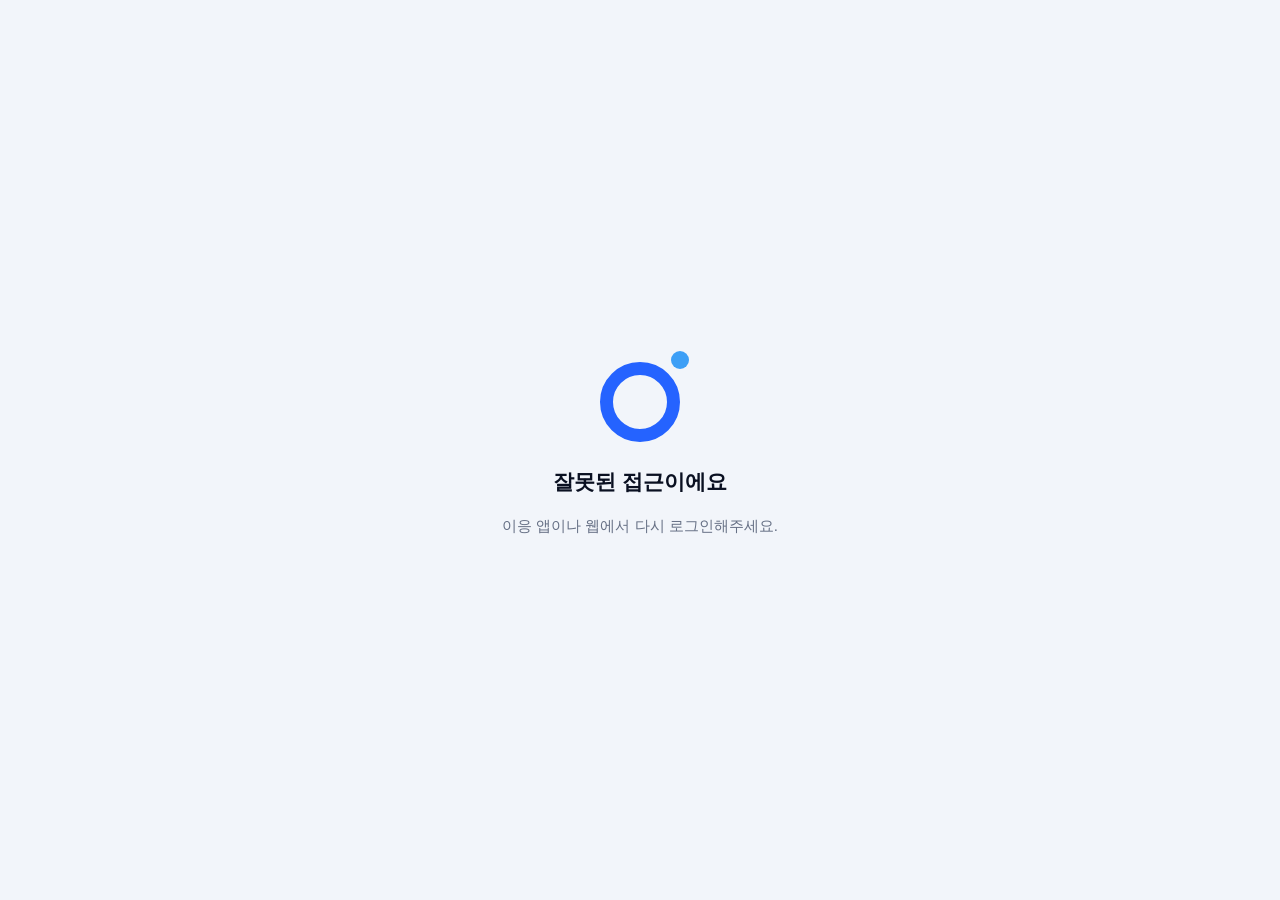
<file: kakao.html>
<!doctype html>
<html lang="ko">
<head>
<meta charset="utf-8">
<meta name="viewport" content="width=device-width, initial-scale=1">
<meta name="robots" content="noindex">
<title>이응 · 카카오 로그인</title>
<style>
  html,body{height:100%;margin:0;background:#F2F5FA;color:#0A1021;font-family:-apple-system,"Apple SD Gothic Neo","Malgun Gothic",sans-serif}
  main{min-height:100%;display:flex;flex-direction:column;align-items:center;justify-content:center;gap:18px;padding:32px;text-align:center;box-sizing:border-box}
  .ring{width:54px;height:54px;border-radius:50%;border:13px solid #2563FF;position:relative}
  .ring::after{content:"";position:absolute;right:-22px;top:-24px;width:18px;height:18px;border-radius:50%;background:#3D9FF6}
  h1{font-size:21px;margin:8px 0 0;font-weight:800}
  p{font-size:15px;color:#667085;margin:0;line-height:1.6}
  a{display:none;margin-top:10px;background:#2563FF;color:#fff;text-decoration:none;font-weight:800;font-size:17px;padding:17px 30px;border-radius:16px}
</style>
</head>
<body>
<main>
  <div class="ring" aria-hidden="true"></div>
  <h1 id="t">로그인 정보를 확인하고 있어요</h1>
  <p id="d">잠시만 기다려주세요.</p>
  <a id="go" href="#">이응 앱으로 돌아가기</a>
</main>
<script>
(function () {
  var p = new URLSearchParams(location.search);
  var code = p.get('code') || '', state = p.get('state') || '', err = p.get('error') || '';
  function q(prefix) {
    var o = [];
    if (code) o.push(prefix + 'code=' + encodeURIComponent(code));
    if (state) o.push(prefix + 'state=' + encodeURIComponent(state));
    if (err) o.push(prefix + 'error=' + encodeURIComponent(err));
    return o.join('&');
  }
  if (!code && !err) {
    document.getElementById('t').textContent = '잘못된 접근이에요';
    document.getElementById('d').textContent = '이응 앱이나 웹에서 다시 로그인해주세요.';
    return;
  }
  if (state.indexOf('app.') === 0) {
    // 앱에서 시작한 로그인 → 앱으로 되돌려 보냄
    var url = 'eeungv2://kakao?' + q('');
    var btn = document.getElementById('go');
    btn.href = url; btn.style.display = 'inline-block';
    document.getElementById('t').textContent = '로그인이 확인됐어요';
    document.getElementById('d').textContent = '앱으로 자동으로 돌아가지 않으면 아래 버튼을 눌러주세요.';
    location.href = url;
  } else {
    // 웹에서 시작한 로그인 → 같은 사이트의 첫 화면으로
    location.replace('./?' + q('kakao_'));
  }
})();
</script>
</body>
</html>
</file>
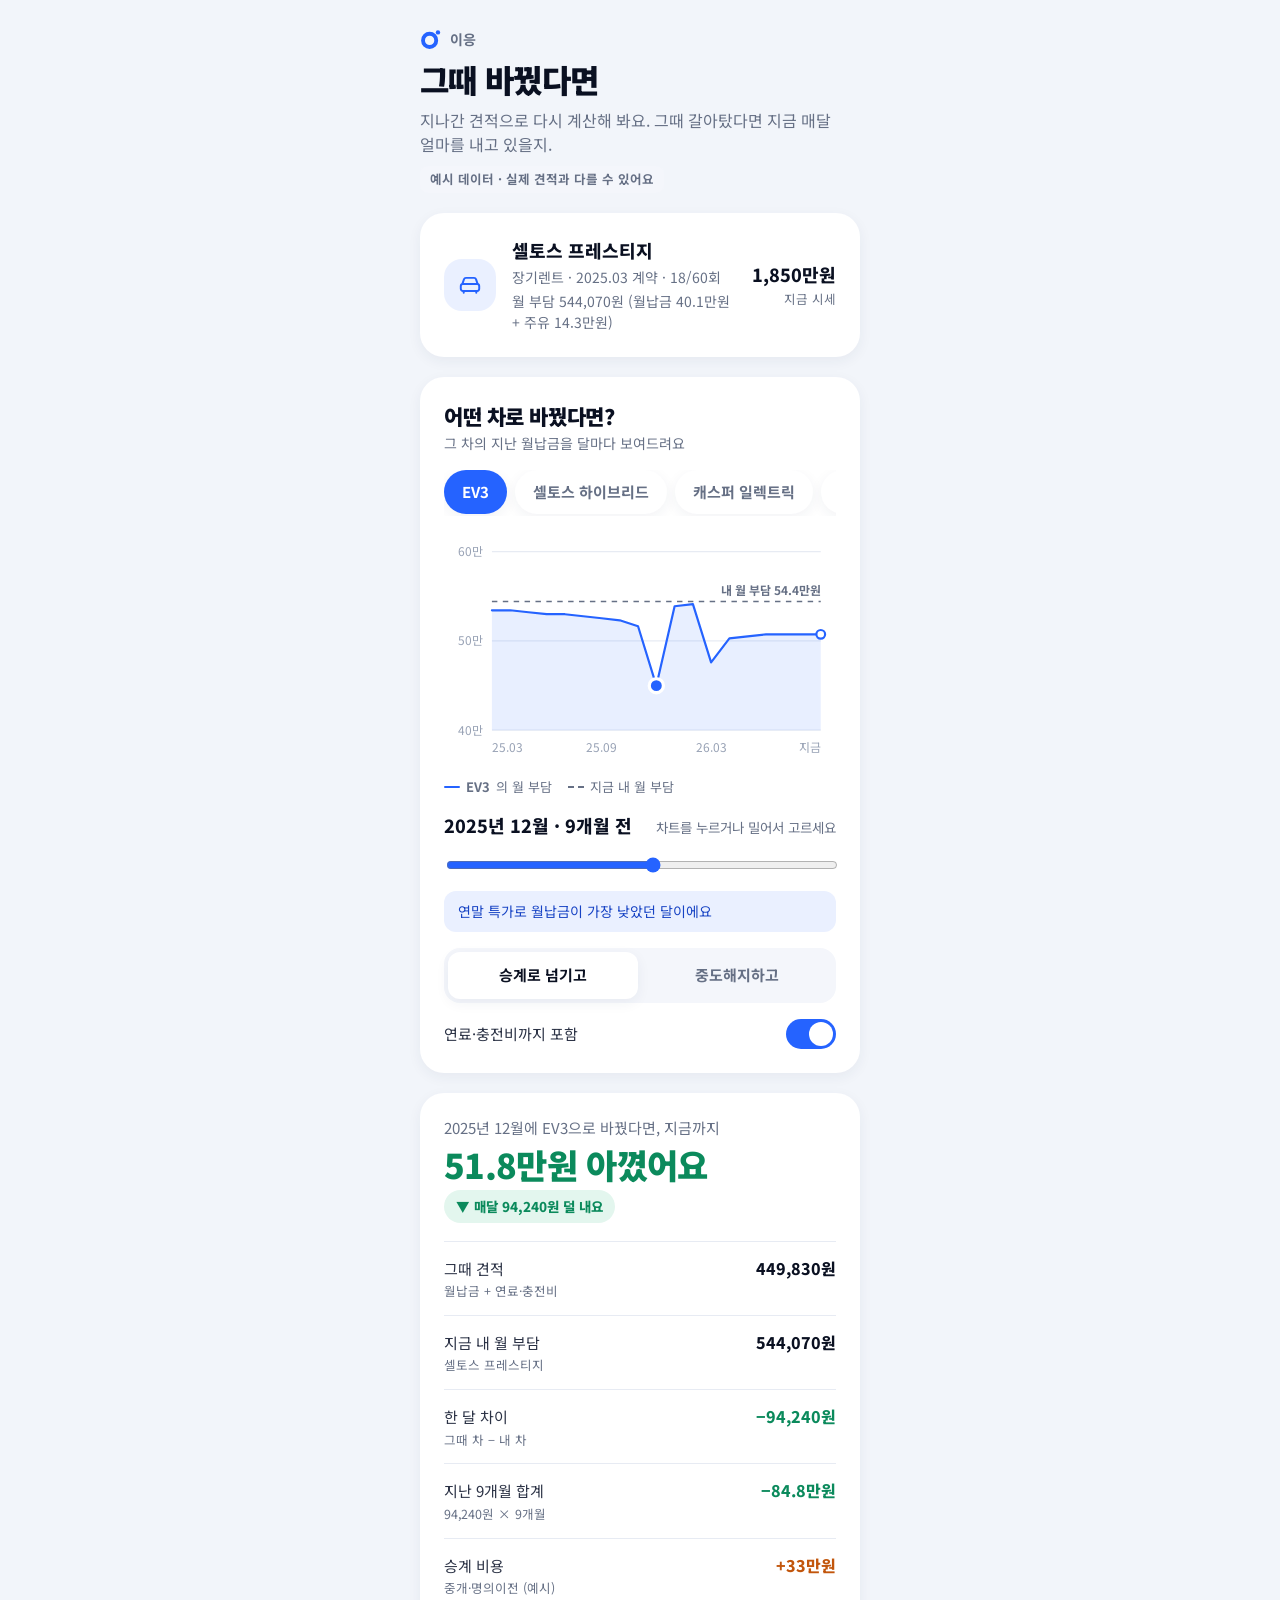
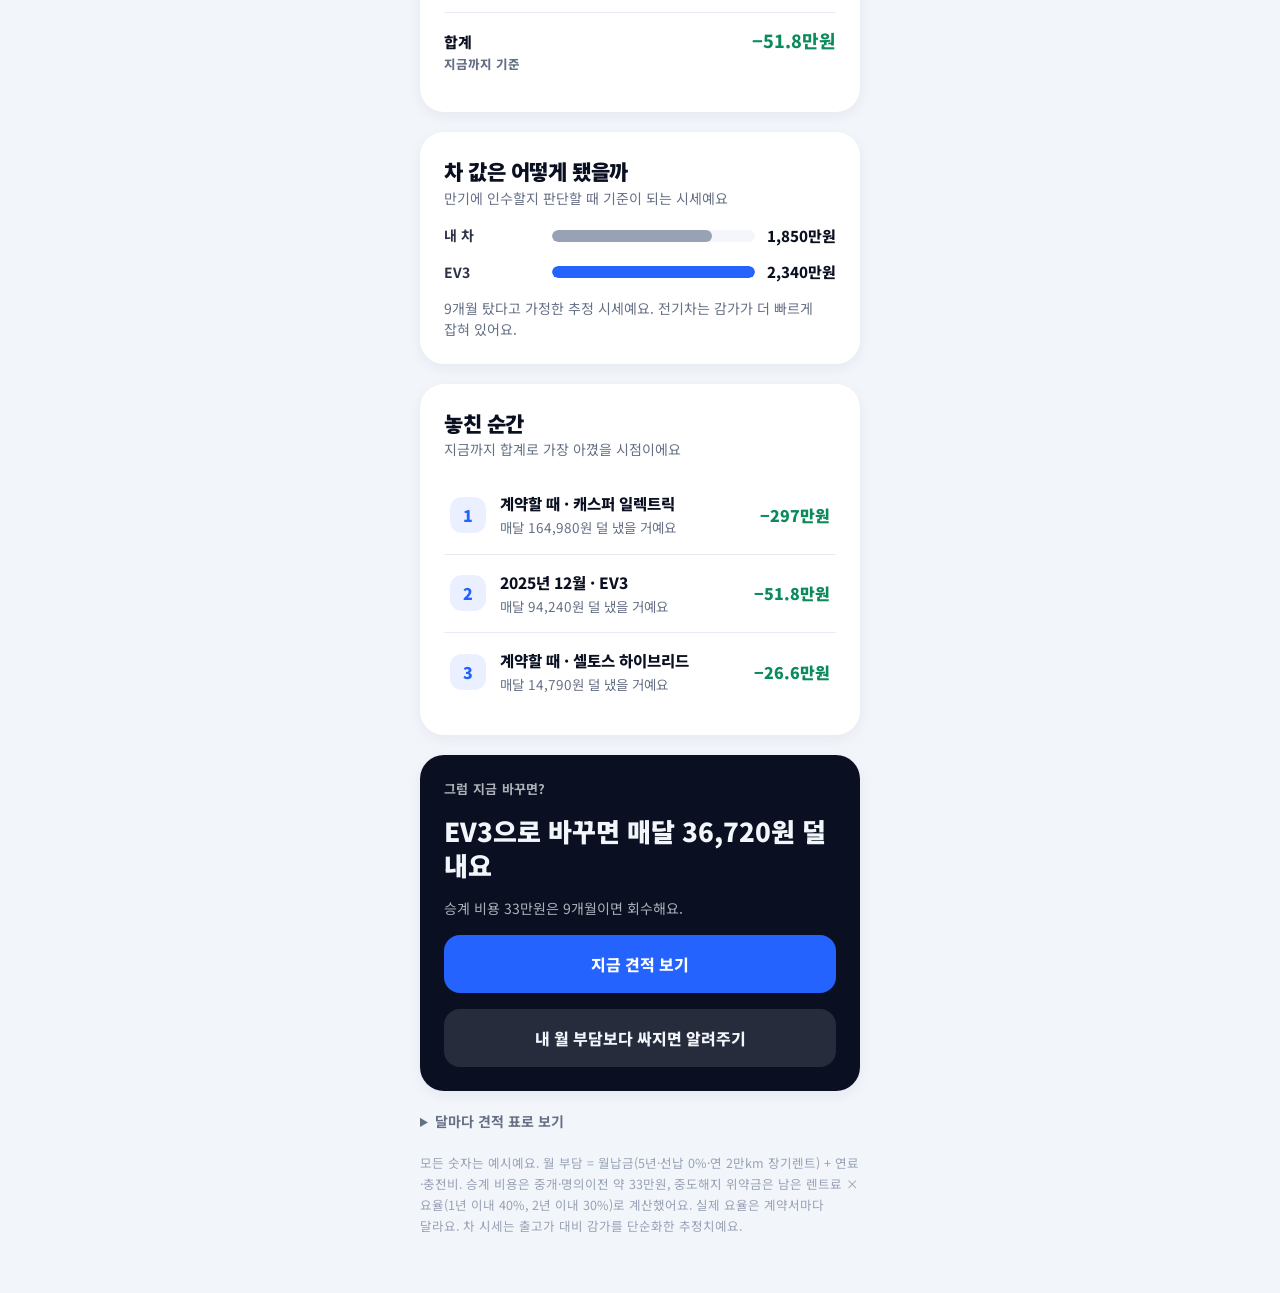
<file: then.html>
<!doctype html>
<html lang="ko">
<head>
<meta charset="utf-8">
<meta name="viewport" content="width=device-width, initial-scale=1, viewport-fit=cover">
<meta name="robots" content="noindex">
<meta name="theme-color" content="#2563FF">
<meta property="og:title" content="그때 바꿨다면 · 이응">
<meta property="og:description" content="지나간 장기렌트 견적으로 그때 갈아탔다면 지금 매달 얼마를 내고 있을지 계산해 봐요 (예시 데이터)">
<link rel="icon" type="image/png" href="favicon.png">
<title>그때 바꿨다면</title>
<link rel="preconnect" href="https://fonts.googleapis.com">
<link rel="preconnect" href="https://fonts.gstatic.com" crossorigin>
<link rel="stylesheet" href="https://fonts.googleapis.com/css2?family=Noto+Sans+KR:wght@400;500;700;900&display=swap">
<style>
/* 이응 앱과 같은 한 줄 세로 화면(폰 폭). 위에서부터: 내 차 → 그때 고르기 → 결과 → 놓친 순간 → 지금 바꾸면 */
:root {
  --page: #F2F5FA; --surface: #FFFFFF; --sunken: #F4F6FB; --line: #E7EBF3;
  --ink: #0A1021; --ink2: #2B3245; --muted: #667085; --faint: #98A2B5;
  --primary: #2563FF; --primary-soft: #EAF0FF; --primary-deep: #1743C4;
  --series: #2563FF; --series-fill: rgba(37, 99, 255, 0.10);
  --good: #0B8A5C; --good-soft: #E3F6EE;
  --warn: #C2560C; --warn-soft: #FFF1E2;
  --shadow: 0 4px 14px rgba(27, 43, 85, 0.06);
  --font: "Noto Sans KR", "Apple SD Gothic Neo", "Malgun Gothic", system-ui, sans-serif;
  --r-lg: 24px; --r-md: 16px;
}
@media (prefers-color-scheme: dark) {
  :root:not([data-theme="light"]) {
    --page: #0B1020; --surface: #141B2D; --sunken: #1A2338; --line: #26304A;
    --ink: #EEF2FA; --ink2: #CDD5E5; --muted: #98A3BB; --faint: #6F7A93;
    --primary: #5C8BFF; --primary-soft: #1C2A4D; --primary-deep: #A9C1FF;
    --series: #5C8BFF; --series-fill: rgba(92, 139, 255, 0.14);
    --good: #3CCB8E; --good-soft: #12332A;
    --warn: #FF9A52; --warn-soft: #3A2615;
    --shadow: 0 4px 14px rgba(0, 0, 0, 0.3);
    color-scheme: dark;
  }
}
:root[data-theme="dark"] {
  --page: #0B1020; --surface: #141B2D; --sunken: #1A2338; --line: #26304A;
  --ink: #EEF2FA; --ink2: #CDD5E5; --muted: #98A3BB; --faint: #6F7A93;
  --primary: #5C8BFF; --primary-soft: #1C2A4D; --primary-deep: #A9C1FF;
  --series: #5C8BFF; --series-fill: rgba(92, 139, 255, 0.14);
  --good: #3CCB8E; --good-soft: #12332A;
  --warn: #FF9A52; --warn-soft: #3A2615;
  --shadow: 0 4px 14px rgba(0, 0, 0, 0.3);
  color-scheme: dark;
}
* { box-sizing: border-box; }
body { background: var(--page); color: var(--ink); font-family: var(--font); font-size: 16px; line-height: 1.5; margin: 0; word-break: keep-all; -webkit-font-smoothing: antialiased; }
.app { max-width: 480px; margin: 0 auto; padding-inline: 20px; padding-block: 28px 56px; display: flex; flex-direction: column; gap: 20px; }
h1, h2, h3, p { margin: 0; }
h1, h2 { text-wrap: balance; letter-spacing: -0.02em; }
.num { font-variant-numeric: tabular-nums; }
button { font: inherit; color: inherit; }
button:focus-visible, input:focus-visible { outline: 3px solid var(--primary); outline-offset: 2px; }

.head { display: flex; flex-direction: column; gap: 10px; }
.brand { display: flex; align-items: center; gap: 8px; font-size: 14px; font-weight: 700; color: var(--muted); }
.brand svg { width: 22px; height: 22px; }
h1 { font-size: 32px; font-weight: 900; line-height: 1.2; }
.lede { font-size: 16px; color: var(--muted); }
.tag { align-self: flex-start; font-size: 12.5px; font-weight: 700; color: var(--muted); background: var(--sunken); border-radius: 8px; padding: 4px 10px; }

.card { background: var(--surface); border-radius: var(--r-lg); padding: 24px; box-shadow: var(--shadow); display: flex; flex-direction: column; gap: 16px; }
.eyebrow { font-size: 13px; font-weight: 700; color: var(--muted); letter-spacing: 0.02em; }
.section-title { font-size: 21px; font-weight: 900; }
.sub { font-size: 14px; color: var(--muted); }

.mine { flex-direction: row; align-items: center; gap: 16px; }
.mine-ic { width: 52px; height: 52px; border-radius: 18px; background: var(--primary-soft); color: var(--primary); display: grid; place-items: center; flex: none; }
.mine-main { flex: 1; min-width: 0; display: flex; flex-direction: column; gap: 3px; }
.mine-name { font-size: 18px; font-weight: 800; }
.mine-meta { font-size: 14px; color: var(--muted); }
.mine-val { text-align: right; display: flex; flex-direction: column; gap: 2px; }
.mine-val b { font-size: 18px; font-weight: 800; }
.mine-val span { font-size: 12.5px; color: var(--muted); }

.chips { display: flex; gap: 8px; overflow-x: auto; padding-bottom: 2px; scrollbar-width: none; }
.chips::-webkit-scrollbar { display: none; }
.chip { flex: none; border: 0; background: var(--surface); color: var(--muted); font-size: 15px; font-weight: 700; padding: 11px 18px; border-radius: 999px; cursor: pointer; box-shadow: var(--shadow); }
.chip[aria-pressed="true"] { background: var(--primary); color: #fff; }

.chart-wrap { position: relative; }
.chart { width: 100%; height: auto; display: block; touch-action: pan-y; cursor: crosshair; }
.chart .grid { stroke: var(--line); stroke-width: 1; }
.chart .axis { fill: var(--faint); font-size: 11px; font-family: var(--font); }
.chart .ref { stroke: var(--muted); stroke-width: 1.5; stroke-dasharray: 5 5; }
.chart .ref-label { fill: var(--muted); font-size: 11px; font-weight: 700; font-family: var(--font); }
.chart .line { fill: none; stroke: var(--series); stroke-width: 2; stroke-linejoin: round; stroke-linecap: round; }
.chart .area { fill: var(--series-fill); }
.chart .sel { fill: var(--series); stroke: var(--surface); stroke-width: 3; }
.chart .now { fill: var(--surface); stroke: var(--series); stroke-width: 2; }
.chart .cross { stroke: var(--faint); stroke-width: 1; }
.tip { position: absolute; pointer-events: none; background: var(--ink); color: var(--page); font-size: 13px; line-height: 1.45; padding: 8px 12px; border-radius: 10px; white-space: nowrap; transform: translate(-50%, -100%); }
.legend { display: flex; flex-wrap: wrap; gap: 16px; font-size: 13px; color: var(--muted); }
.legend span { display: inline-flex; align-items: center; gap: 6px; }
.sw-line { width: 16px; height: 2px; background: var(--series); border-radius: 2px; }
.sw-ref { width: 16px; border-top: 2px dashed var(--muted); }

.when { display: flex; flex-direction: column; gap: 10px; }
.when-row { display: flex; justify-content: space-between; align-items: baseline; gap: 12px; }
.when-label { font-size: 18px; font-weight: 800; }
.when-hint { font-size: 13.5px; color: var(--muted); }
input[type="range"] { width: 100%; accent-color: var(--primary); height: 28px; }
.event { font-size: 14px; color: var(--primary-deep); background: var(--primary-soft); border-radius: 12px; padding: 10px 14px; }

.seg { display: flex; background: var(--sunken); border-radius: var(--r-md); padding: 4px; gap: 4px; }
.seg button { flex: 1; border: 0; background: transparent; border-radius: 12px; padding: 12px 8px; font-size: 15px; font-weight: 700; color: var(--muted); cursor: pointer; }
.seg button[aria-pressed="true"] { background: var(--surface); color: var(--ink); box-shadow: var(--shadow); }
.toggle-row { display: flex; align-items: center; justify-content: space-between; gap: 12px; font-size: 15px; color: var(--ink2); }
.switch { position: relative; width: 50px; height: 30px; border: 0; border-radius: 999px; background: var(--line); cursor: pointer; flex: none; }
.switch::after { content: ""; position: absolute; top: 3px; left: 3px; width: 24px; height: 24px; border-radius: 50%; background: #fff; transition: transform .18s; }
.switch[aria-checked="true"] { background: var(--primary); }
.switch[aria-checked="true"]::after { transform: translateX(20px); }

.result { gap: 18px; }
.verdict { display: flex; flex-direction: column; gap: 6px; }
.verdict-q { font-size: 15px; color: var(--muted); }
.verdict-big { font-size: 34px; font-weight: 900; line-height: 1.15; letter-spacing: -0.02em; }
.verdict-big.good { color: var(--good); }
.verdict-big.warn { color: var(--warn); }
.pill { align-self: flex-start; display: inline-flex; align-items: center; gap: 6px; font-size: 13.5px; font-weight: 800; border-radius: 999px; padding: 6px 12px; }
.pill.good { background: var(--good-soft); color: var(--good); }
.pill.warn { background: var(--warn-soft); color: var(--warn); }
.rows { display: flex; flex-direction: column; border-top: 1px solid var(--line); }
.r { display: flex; justify-content: space-between; align-items: baseline; gap: 12px; padding-block: 14px; border-bottom: 1px solid var(--line); }
.r:last-child { border-bottom: 0; }
.r-k { font-size: 15px; color: var(--ink2); }
.r-k small { display: block; font-size: 12.5px; color: var(--muted); margin-top: 2px; }
.r-v { font-size: 16px; font-weight: 800; text-align: right; flex: none; }
.r.total .r-k { font-weight: 800; color: var(--ink); }
.r.total .r-v { font-size: 18px; }

.vals { display: flex; flex-direction: column; gap: 14px; }
.val-row { display: grid; grid-template-columns: 96px 1fr auto; align-items: center; gap: 12px; }
.val-name { font-size: 14px; color: var(--ink2); font-weight: 700; }
.bar { height: 12px; background: var(--sunken); border-radius: 6px; overflow: hidden; }
.bar i { display: block; height: 100%; border-radius: 6px; }
.val-num { font-size: 15px; font-weight: 800; }

.miss { display: flex; flex-direction: column; }
.miss button { display: flex; align-items: center; gap: 14px; width: 100%; text-align: left; border: 0; background: transparent; padding-block: 16px; border-bottom: 1px solid var(--line); cursor: pointer; }
.miss button:last-child { border-bottom: 0; }
.miss-rank { width: 36px; height: 36px; border-radius: 12px; background: var(--primary-soft); color: var(--primary); font-weight: 900; display: grid; place-items: center; flex: none; }
.miss-main { flex: 1; min-width: 0; display: flex; flex-direction: column; gap: 2px; }
.miss-t { font-size: 15.5px; font-weight: 800; }
.miss-s { font-size: 13.5px; color: var(--muted); }
.miss-v { font-size: 16px; font-weight: 900; color: var(--good); flex: none; }

.now-card { background: var(--ink); color: var(--page); }
.now-card .eyebrow, .now-card .sub { color: color-mix(in srgb, var(--page) 70%, transparent); }
.now-big { font-size: 26px; font-weight: 900; line-height: 1.3; }
.btn { border: 0; border-radius: var(--r-md); height: 58px; font-size: 16px; font-weight: 800; cursor: pointer; width: 100%; }
.btn.primary { background: var(--primary); color: #fff; }
.btn.ghost { background: color-mix(in srgb, var(--page) 12%, transparent); color: var(--page); }
.btn[aria-pressed="true"] { background: var(--good); color: #fff; }

details.table { font-size: 14px; color: var(--muted); }
details.table summary { cursor: pointer; font-weight: 700; }
.tbl-wrap { overflow-x: auto; margin-top: 10px; }
table { border-collapse: collapse; width: 100%; font-size: 13.5px; }
th, td { text-align: right; padding: 7px 8px; border-bottom: 1px solid var(--line); font-variant-numeric: tabular-nums; white-space: nowrap; }
th:first-child, td:first-child { text-align: left; }
th { color: var(--muted); font-weight: 700; }
td { color: var(--ink2); }

.foot { font-size: 12.5px; color: var(--faint); line-height: 1.7; }
@media (prefers-reduced-motion: reduce) { .switch::after { transition: none; } }
</style>
</head>
<body>

<main class="app">
  <header class="head">
    <div class="brand">
      <svg viewBox="0 0 24 24" aria-hidden="true"><circle cx="10.5" cy="13.5" r="7.2" fill="none" stroke="var(--primary)" stroke-width="4.2"/><circle cx="19.6" cy="4.8" r="2.4" fill="var(--primary)"/></svg>
      이응
    </div>
    <h1>그때 바꿨다면</h1>
    <p class="lede">지나간 견적으로 다시 계산해 봐요. 그때 갈아탔다면 지금 매달 얼마를 내고 있을지.</p>
    <span class="tag">예시 데이터 · 실제 견적과 다를 수 있어요</span>
  </header>

  <section class="card mine" aria-label="지금 내 차">
    <div class="mine-ic" aria-hidden="true">
      <svg width="26" height="26" viewBox="0 0 24 24" fill="none" stroke="currentColor" stroke-width="1.8" stroke-linecap="round" stroke-linejoin="round"><path d="M5 11l1.4-4.2a2 2 0 0 1 1.9-1.4h7.4a2 2 0 0 1 1.9 1.4L19 11"/><rect x="3.5" y="11" width="17" height="6.5" rx="2"/><path d="M6.2 17.5v1.7M17.8 17.5v1.7"/></svg>
    </div>
    <div class="mine-main">
      <span class="mine-name">셀토스 프레스티지</span>
      <span class="mine-meta num">장기렌트 · 2025.03 계약 · 18/60회</span>
      <span class="mine-meta num" id="mine-cost"></span>
    </div>
    <div class="mine-val">
      <b class="num">1,850만원</b>
      <span>지금 시세</span>
    </div>
  </section>

  <section class="card" aria-labelledby="t-pick">
    <div>
      <h2 class="section-title" id="t-pick">어떤 차로 바꿨다면?</h2>
      <p class="sub">그 차의 지난 월납금을 달마다 보여드려요</p>
    </div>
    <div class="chips" role="group" aria-label="비교할 차" id="chips"></div>

    <div class="chart-wrap">
      <svg class="chart" id="chart" viewBox="0 0 360 210" role="img" aria-label="월 부담 추이"></svg>
      <div class="tip" id="tip" hidden></div>
    </div>
    <div class="legend">
      <span><i class="sw-line"></i><b id="lg-car">그 차</b>의 월 부담</span>
      <span><i class="sw-ref"></i>지금 내 월 부담</span>
    </div>

    <div class="when">
      <div class="when-row">
        <span class="when-label num" id="when-label"></span>
        <span class="when-hint">차트를 누르거나 밀어서 고르세요</span>
      </div>
      <input type="range" id="when" min="0" max="17" step="1" value="9" aria-label="바꿨을 시점">
      <p class="event" id="event" hidden></p>
    </div>

    <div class="seg" role="group" aria-label="갈아타는 방법" id="method">
      <button type="button" data-m="transfer" aria-pressed="true">승계로 넘기고</button>
      <button type="button" data-m="cancel" aria-pressed="false">중도해지하고</button>
    </div>
    <div class="toggle-row">
      <span>연료·충전비까지 포함</span>
      <button type="button" class="switch" id="fuel" role="switch" aria-checked="true" aria-label="연료·충전비 포함"></button>
    </div>
  </section>

  <section class="card result" aria-live="polite" aria-labelledby="t-result">
    <div class="verdict">
      <p class="verdict-q" id="t-result"></p>
      <p class="verdict-big num" id="verdict-big"></p>
      <span class="pill" id="verdict-pill"></span>
    </div>
    <div class="rows" id="rows"></div>
  </section>

  <section class="card" aria-labelledby="t-val">
    <div>
      <h2 class="section-title" id="t-val">차 값은 어떻게 됐을까</h2>
      <p class="sub">만기에 인수할지 판단할 때 기준이 되는 시세예요</p>
    </div>
    <div class="vals" id="vals"></div>
  </section>

  <section class="card" aria-labelledby="t-miss">
    <div>
      <h2 class="section-title" id="t-miss">놓친 순간</h2>
      <p class="sub">지금까지 합계로 가장 아꼈을 시점이에요</p>
    </div>
    <div class="miss" id="miss"></div>
  </section>

  <section class="card now-card" aria-labelledby="t-now">
    <p class="eyebrow" id="t-now">그럼 지금 바꾸면?</p>
    <p class="now-big" id="now-big"></p>
    <p class="sub" id="now-sub"></p>
    <button type="button" class="btn primary" id="btn-quote">지금 견적 보기</button>
    <button type="button" class="btn ghost" id="btn-alert" aria-pressed="false">내 월 부담보다 싸지면 알려주기</button>
  </section>

  <details class="table">
    <summary>달마다 견적 표로 보기</summary>
    <div class="tbl-wrap"><table id="tbl"></table></div>
  </details>

  <p class="foot">
    모든 숫자는 예시예요. 월 부담 = 월납금(5년·선납 0%·연 2만km 장기렌트) + 연료·충전비.
    승계 비용은 중개·명의이전 약 33만원, 중도해지 위약금은 남은 렌트료 × 요율(1년 이내 40%, 2년 이내 30%)로 계산했어요. 실제 요율은 계약서마다 달라요.
    차 시세는 출고가 대비 감가를 단순화한 추정치예요.
  </p>
</main>

<script>
(function () {
  // ── 예시 데이터 ─────────────────────────────────────────────
  var START = { y: 2025, m: 3 };          // 계약 시작 = t0
  var NOW_T = 18;                         // 2026.09
  var TERM = 60;
  var MINE = { rent: 401070, fuel: 143000, value: 18500000 };
  var TRANSFER_FEE = 330000;
  // 월납금 = 지금 견적 × 그 달 계수 (금리·프로모션·보조금 반영)
  var CARS = [
    { id: 'ev3', name: 'EV3', now: 449350, fuel: 58000, ev: true,
      f: [1.06,1.06,1.055,1.05,1.05,1.045,1.04,1.035,1.02,0.872,1.07,1.075,0.93,0.99,0.995,1,1,1,1],
      ev_: { 9: '연말 특가로 월납금이 가장 낮았던 달이에요', 10: '보조금 발표 전이라 견적이 올랐어요', 11: '보조금 발표 전이라 견적이 올랐어요', 12: '보조금이 확정되며 다시 내려갔어요' } },
    { id: 'seltoshev', name: '셀토스 하이브리드', now: 410740, fuel: 98000,
      f: [1.05,1.045,1.04,1.035,1.035,1.03,1.03,1.025,1.02,1.015,1.03,0.923,0.99,0.995,1,1,1,1,1],
      ev_: { 10: '연식 변경으로 소폭 올랐어요', 11: '금리 인하 프로모션이 있던 달이에요' } },
    { id: 'casperev', name: '캐스퍼 일렉트릭', now: 305150, fuel: 48000, ev: true,
      f: [1.085,1.075,1.07,1.06,1.055,1.05,1.045,1.03,0.945,0.99,1.105,1.11,1.02,1.015,1.01,1.005,1,1,1],
      ev_: { 8: '연말 프로모션이 먼저 시작된 달이에요', 10: '보조금 발표 전이라 견적이 올랐어요', 11: '보조금 발표 전이라 견적이 올랐어요' } },
    { id: 'sorentohev', name: '쏘렌토 하이브리드', now: 527890, fuel: 128000,
      f: [1.07,1.065,1.06,1.055,1.05,1.05,1.045,1.04,1.03,0.985,1.03,1.03,1.01,1.005,1,1,1,1,1],
      ev_: { 9: '연말 프로모션이 있었지만 내 월 부담보다는 비쌌어요' } }
  ];

  var state = { car: 'ev3', t: 9, method: 'transfer', fuel: true };
  try {
    var saved = JSON.parse(localStorage.getItem('then.state') || 'null');
    if (saved && CARS.some(function (c) { return c.id === saved.car; })) state = Object.assign(state, saved);
  } catch (e) {}
  var alertOn = false;
  try { alertOn = localStorage.getItem('then.alert') === '1'; } catch (e) {}

  // ── 계산 ────────────────────────────────────────────────────
  var car = function () { return CARS.filter(function (c) { return c.id === state.car; })[0]; };
  var rent = function (c, t) { return Math.round(c.now * c.f[t] / 10) * 10; };
  var burden = function (c, t) { return rent(c, t) + (state.fuel ? c.fuel : 0); };
  var mineBurden = function () { return MINE.rent + (state.fuel ? MINE.fuel : 0); };
  function switchCost(t, method) {
    if (t === 0) return 0;                              // 계약할 때 골랐다면 비용 없음
    if (method === 'transfer') return TRANSFER_FEE;
    var remain = TERM - t, rate = t < 12 ? 0.4 : t < 24 ? 0.3 : 0.2;
    return Math.round(remain * MINE.rent * rate);
  }
  function result(c, t, method) {
    var monthly = burden(c, t) - mineBurden();
    var months = NOW_T - t;
    var cost = switchCost(t, method);
    return { monthly: monthly, months: months, sum: monthly * months, cost: cost, net: monthly * months + cost };
  }
  function carValue(c, t) {
    var held = NOW_T - t, msrp = c.now * 62;
    var drop = 1 - MINE.value / 24866000;   // 내 차(출고가 2,487만원)의 18개월 감가율
    var r = 1 - drop * (held / 18) * (c.ev ? 1.25 : 1);
    return Math.round(msrp * r / 10000) * 10000;
  }

  // ── 표기 ────────────────────────────────────────────────────
  // 받침에 맞는 조사 (을/를, 으로/로, 은/는)
  function jong(word) {
    var ch = word.trim().slice(-1), digits = { '0': 1, '1': 8, '2': 0, '3': 16, '4': 0, '5': 0, '6': 1, '7': 8, '8': 8, '9': 0 };
    if (ch in digits) return digits[ch];
    var code = ch.charCodeAt(0) - 0xAC00;
    return code >= 0 && code <= 11171 ? code % 28 : 0;
  }
  var eul = function (w) { return w + (jong(w) ? '을' : '를'); };
  var ro = function (w) { var j = jong(w); return w + (j && j !== 8 ? '으로' : '로'); };
  var eun = function (w) { return w + (jong(w) ? '은' : '는'); };
  var won = function (n) { return Math.abs(n).toLocaleString('ko-KR') + '원'; };
  var man = function (n) {
    var a = Math.abs(n);
    if (a < 100000) return a.toLocaleString('ko-KR') + '원';
    var v = a / 10000;
    return (v >= 100 ? Math.round(v).toLocaleString('ko-KR') : (Math.round(v * 10) / 10).toLocaleString('ko-KR')) + '만원';
  };
  var ym = function (t) {
    var m = START.m - 1 + t, y = START.y + Math.floor(m / 12);
    return { y: y, m: (m % 12) + 1 };
  };
  var ymShort = function (t) { var d = ym(t); return String(d.y).slice(2) + '.' + String(d.m).padStart(2, '0'); };
  var ymLong = function (t) { var d = ym(t); return d.y + '년 ' + d.m + '월'; };

  // ── 차트 ────────────────────────────────────────────────────
  var svg = document.getElementById('chart');
  var tip = document.getElementById('tip');
  var W = 360, H = 210, P = { l: 44, r: 14, t: 18, b: 28 };
  var NS = 'http://www.w3.org/2000/svg';
  var X, Y, lo, hi;
  function el(tag, attrs, text) {
    var e = document.createElementNS(NS, tag);
    for (var k in attrs) e.setAttribute(k, attrs[k]);
    if (text != null) e.textContent = text;
    return e;
  }
  function drawChart() {
    var c = car(), vals = [];
    for (var t = 0; t <= NOW_T; t++) vals.push(burden(c, t));
    var mb = mineBurden();
    var all = vals.concat([mb]);
    var step = 50000;
    lo = Math.floor(Math.min.apply(null, all) * 0.97 / step) * step;
    hi = Math.ceil(Math.max.apply(null, all) * 1.02 / step) * step;
    X = function (t) { return P.l + (W - P.l - P.r) * t / NOW_T; };
    Y = function (v) { return P.t + (H - P.t - P.b) * (1 - (v - lo) / (hi - lo)); };
    svg.textContent = '';
    // 눈금 (최대 4개)
    var span = hi - lo, tick = span <= 150000 ? 50000 : span <= 300000 ? 100000 : 200000;
    for (var v = Math.ceil(lo / tick) * tick; v <= hi; v += tick) {
      svg.appendChild(el('line', { class: 'grid', x1: P.l, x2: W - P.r, y1: Y(v), y2: Y(v) }));
      svg.appendChild(el('text', { class: 'axis', x: P.l - 8, y: Y(v) + 4, 'text-anchor': 'end' }, Math.round(v / 10000) + '만'));
    }
    [0, 6, 12, 18].forEach(function (t) {
      svg.appendChild(el('text', { class: 'axis', x: X(t), y: H - 8, 'text-anchor': t === 0 ? 'start' : t === NOW_T ? 'end' : 'middle' }, t === NOW_T ? '지금' : ymShort(t)));
    });
    // 면적 + 선
    var d = vals.map(function (v, i) { return (i ? 'L' : 'M') + X(i).toFixed(1) + ' ' + Y(v).toFixed(1); }).join(' ');
    svg.appendChild(el('path', { class: 'area', d: d + ' L' + X(NOW_T) + ' ' + (H - P.b) + ' L' + X(0) + ' ' + (H - P.b) + ' Z' }));
    // 내 월 부담 기준선
    svg.appendChild(el('line', { class: 'ref', x1: P.l, x2: W - P.r, y1: Y(mb), y2: Y(mb) }));
    var refAbove = Y(mb) - P.t > 18;
    svg.appendChild(el('text', { class: 'ref-label', x: W - P.r, y: refAbove ? Y(mb) - 6 : Y(mb) + 14, 'text-anchor': 'end' }, '내 월 부담 ' + man(mb)));
    svg.appendChild(el('path', { class: 'line', d: d }));
    // 지금 점, 고른 점
    svg.appendChild(el('circle', { class: 'now', cx: X(NOW_T), cy: Y(vals[NOW_T]), r: 4 }));
    var cross = el('line', { class: 'cross', x1: 0, x2: 0, y1: P.t, y2: H - P.b, visibility: 'hidden' });
    svg.appendChild(cross);
    svg.appendChild(el('circle', { class: 'sel', cx: X(state.t), cy: Y(vals[state.t]), r: 6.5 }));
    svg._cross = cross; svg._vals = vals;
  }
  function idxFromEvent(e) {
    var r = svg.getBoundingClientRect();
    var x = (e.clientX - r.left) / r.width * W;
    return Math.max(0, Math.min(NOW_T, Math.round((x - P.l) / (W - P.l - P.r) * NOW_T)));
  }
  svg.addEventListener('pointermove', function (e) {
    var i = idxFromEvent(e), r = svg.getBoundingClientRect(), s = r.width / W;
    var v = svg._vals[i], diff = v - mineBurden();
    svg._cross.setAttribute('x1', X(i)); svg._cross.setAttribute('x2', X(i)); svg._cross.setAttribute('visibility', 'visible');
    tip.hidden = false;
    tip.innerHTML = '<b>' + (i === NOW_T ? '지금' : ymLong(i)) + '</b><br>월 ' + won(v) + ' · 나보다 ' + (diff <= 0 ? won(diff) + ' 적게' : won(diff) + ' 많이');
    var left = Math.max(80, Math.min(r.width - 80, X(i) * s));
    tip.style.left = left + 'px';
    tip.style.top = (Y(v) * s - 12) + 'px';
  });
  svg.addEventListener('pointerleave', function () { tip.hidden = true; svg._cross.setAttribute('visibility', 'hidden'); });
  svg.addEventListener('click', function (e) { var i = idxFromEvent(e); if (i < NOW_T) { state.t = i; render(); } });

  // ── 화면 갱신 ───────────────────────────────────────────────
  function render() {
    try { localStorage.setItem('then.state', JSON.stringify(state)); } catch (e) {}
    var c = car(), t = state.t, res = result(c, t, state.method);
    document.getElementById('mine-cost').textContent = '월 부담 ' + won(mineBurden()) + (state.fuel ? ' (월납금 ' + man(MINE.rent) + ' + 주유 ' + man(MINE.fuel) + ')' : ' (월납금)');
    // 칩
    var chips = document.getElementById('chips');
    chips.innerHTML = '';
    CARS.forEach(function (x) {
      var b = document.createElement('button');
      b.type = 'button'; b.className = 'chip'; b.textContent = x.name;
      b.setAttribute('aria-pressed', x.id === state.car ? 'true' : 'false');
      b.onclick = function () { state.car = x.id; render(); };
      chips.appendChild(b);
    });
    document.getElementById('lg-car').textContent = c.name;
    drawChart();
    // 시점
    var slider = document.getElementById('when');
    slider.value = t;
    document.getElementById('when-label').textContent = (t === 0 ? '계약할 때 (' + ymLong(0) + ')' : ymLong(t) + ' · ' + (NOW_T - t) + '개월 전');
    var ev = document.getElementById('event'), note = c.ev_ && c.ev_[t];
    ev.hidden = !note; ev.textContent = note || '';
    // 방법
    var method = document.getElementById('method');
    method.hidden = t === 0;
    method.querySelectorAll('button').forEach(function (b) { b.setAttribute('aria-pressed', b.dataset.m === state.method ? 'true' : 'false'); });
    document.getElementById('fuel').setAttribute('aria-checked', state.fuel ? 'true' : 'false');

    // 결과
    var good = res.net < 0;
    document.getElementById('t-result').textContent =
      (t === 0 ? '계약할 때 ' + eul(c.name) + ' 골랐다면' : ymLong(t) + '에 ' + ro(c.name) + ' 바꿨다면') + ', 지금까지';
    var big = document.getElementById('verdict-big');
    big.textContent = man(res.net) + (good ? ' 아꼈어요' : ' 더 냈어요');
    big.className = 'verdict-big num ' + (good ? 'good' : 'warn');
    var pill = document.getElementById('verdict-pill');
    pill.className = 'pill ' + (res.monthly < 0 ? 'good' : 'warn');
    pill.textContent = (res.monthly < 0 ? '▼ 매달 ' + won(res.monthly) + ' 덜 내요' : '▲ 매달 ' + won(res.monthly) + ' 더 내요');
    var rows = [
      ['그때 견적', '월납금' + (state.fuel ? ' + 연료·충전비' : ''), won(burden(c, t)), ''],
      ['지금 내 월 부담', '셀토스 프레스티지', won(mineBurden()), ''],
      ['한 달 차이', '그때 차 − 내 차', (res.monthly <= 0 ? '−' : '+') + won(res.monthly), res.monthly <= 0 ? 'good' : 'warn'],
      ['지난 ' + res.months + '개월 합계', won(res.monthly) + ' × ' + res.months + '개월', (res.sum <= 0 ? '−' : '+') + man(res.sum), res.sum <= 0 ? 'good' : 'warn']
    ];
    if (t > 0) rows.push([state.method === 'transfer' ? '승계 비용' : '중도해지 위약금', state.method === 'transfer' ? '중개·명의이전 (예시)' : '남은 ' + (TERM - t) + '개월 렌트료 × ' + (t < 12 ? '40%' : '30%'), '+' + man(res.cost), 'warn']);
    rows.push(['합계', '지금까지 기준', (res.net <= 0 ? '−' : '+') + man(res.net), res.net <= 0 ? 'good' : 'warn', true]);
    document.getElementById('rows').innerHTML = rows.map(function (r) {
      var col = r[3] === 'good' ? 'var(--good)' : r[3] === 'warn' ? 'var(--warn)' : 'var(--ink)';
      return '<div class="r' + (r[4] ? ' total' : '') + '"><span class="r-k">' + r[0] + '<small>' + r[1] + '</small></span><span class="r-v num" style="color:' + col + '">' + r[2] + '</span></div>';
    }).join('');

    // 차 값
    var cv = carValue(c, t), max = Math.max(cv, MINE.value);
    document.getElementById('vals').innerHTML =
      '<div class="val-row"><span class="val-name">내 차</span><span class="bar"><i style="width:' + (MINE.value / max * 100) + '%;background:var(--faint)"></i></span><span class="val-num num">' + man(MINE.value) + '</span></div>' +
      '<div class="val-row"><span class="val-name">' + c.name + '</span><span class="bar"><i style="width:' + (cv / max * 100) + '%;background:var(--series)"></i></span><span class="val-num num">' + man(cv) + '</span></div>' +
      '<p class="sub">' + (NOW_T - t) + '개월 탔다고 가정한 추정 시세예요' + (c.ev ? '. 전기차는 감가가 더 빠르게 잡혀 있어요.' : '.') + '</p>';

    // 놓친 순간 (승계 기준, 지금까지 합계가 가장 좋은 3개)
    var cands = [];
    CARS.forEach(function (x) {
      for (var i = 0; i < NOW_T; i++) {
        var r = result(x, i, 'transfer');
        cands.push({ car: x, t: i, net: r.net, monthly: r.monthly });
      }
    });
    cands.sort(function (a, b) { return a.net - b.net; });
    var picked = [], seen = {};
    cands.forEach(function (m) { if (picked.length < 3 && m.net < 0 && !seen[m.car.id]) { seen[m.car.id] = 1; picked.push(m); } });
    document.getElementById('miss').innerHTML = picked.map(function (m, k) {
      return '<button type="button" data-car="' + m.car.id + '" data-t="' + m.t + '"><span class="miss-rank num">' + (k + 1) + '</span><span class="miss-main"><span class="miss-t">' + (m.t === 0 ? '계약할 때' : ymLong(m.t)) + ' · ' + m.car.name + '</span><span class="miss-s">매달 ' + won(m.monthly) + ' 덜 냈을 거예요</span></span><span class="miss-v num">−' + man(m.net) + '</span></button>';
    }).join('') || '<p class="sub">이 조건에서는 바꿔서 아꼈을 시점이 없어요.</p>';
    document.querySelectorAll('#miss button').forEach(function (b) {
      b.onclick = function () { state.car = b.dataset.car; state.t = +b.dataset.t; state.method = 'transfer'; render(); window.scrollTo({ top: 0, behavior: 'smooth' }); };
    });

    // 지금 바꾸면
    var nowM = burden(c, NOW_T) - mineBurden();
    var costNow = state.method === 'transfer' ? TRANSFER_FEE : switchCost(NOW_T, 'cancel');
    var nb = document.getElementById('now-big'), ns = document.getElementById('now-sub');
    if (nowM < 0) {
      var be = Math.ceil(costNow / -nowM);
      nb.textContent = ro(c.name) + ' 바꾸면 매달 ' + won(nowM) + ' 덜 내요';
      ns.textContent = (state.method === 'transfer' ? '승계 비용 ' : '위약금 ') + eun(man(costNow)) + ' ' + be + '개월이면 회수해요' + (be > TERM - NOW_T ? '. 남은 계약 기간보다 길어서 지금은 기다리는 게 나아요.' : '.');
    } else {
      nb.textContent = '지금 ' + eun(c.name) + ' 매달 ' + won(nowM) + ' 더 비싸요';
      ns.textContent = '지금은 그대로 타는 게 나아요. 가격이 내려가면 알려드릴게요.';
    }
    var ab = document.getElementById('btn-alert');
    ab.setAttribute('aria-pressed', alertOn ? 'true' : 'false');
    ab.textContent = alertOn ? c.name + ' 가격 알림을 켰어요' : '내 월 부담보다 싸지면 알려주기';

    // 표
    var rowsT = '<tr><th>달</th><th>월납금</th><th>월 부담</th><th>나와 차이</th></tr>';
    for (var i = 0; i <= NOW_T; i++) {
      var b2 = burden(c, i), df = b2 - mineBurden();
      rowsT += '<tr><td>' + (i === NOW_T ? '지금' : ymShort(i)) + '</td><td>' + rent(c, i).toLocaleString('ko-KR') + '</td><td>' + b2.toLocaleString('ko-KR') + '</td><td>' + (df <= 0 ? '−' : '+') + Math.abs(df).toLocaleString('ko-KR') + '</td></tr>';
    }
    document.getElementById('tbl').innerHTML = rowsT;
  }

  document.getElementById('when').addEventListener('input', function (e) { state.t = +e.target.value; render(); });
  document.getElementById('method').addEventListener('click', function (e) { var b = e.target.closest('button'); if (b) { state.method = b.dataset.m; render(); } });
  document.getElementById('fuel').addEventListener('click', function () { state.fuel = !state.fuel; render(); });
  document.getElementById('btn-alert').addEventListener('click', function () {
    alertOn = !alertOn;
    try { localStorage.setItem('then.alert', alertOn ? '1' : '0'); } catch (e) {}
    render();
  });
  document.getElementById('btn-quote').addEventListener('click', function (e) { e.target.textContent = '데모에서는 견적 화면으로 이어지지 않아요'; });
  window.addEventListener('resize', function () { tip.hidden = true; });
  render();
})();
</script>

</body>
</html>
</file>
